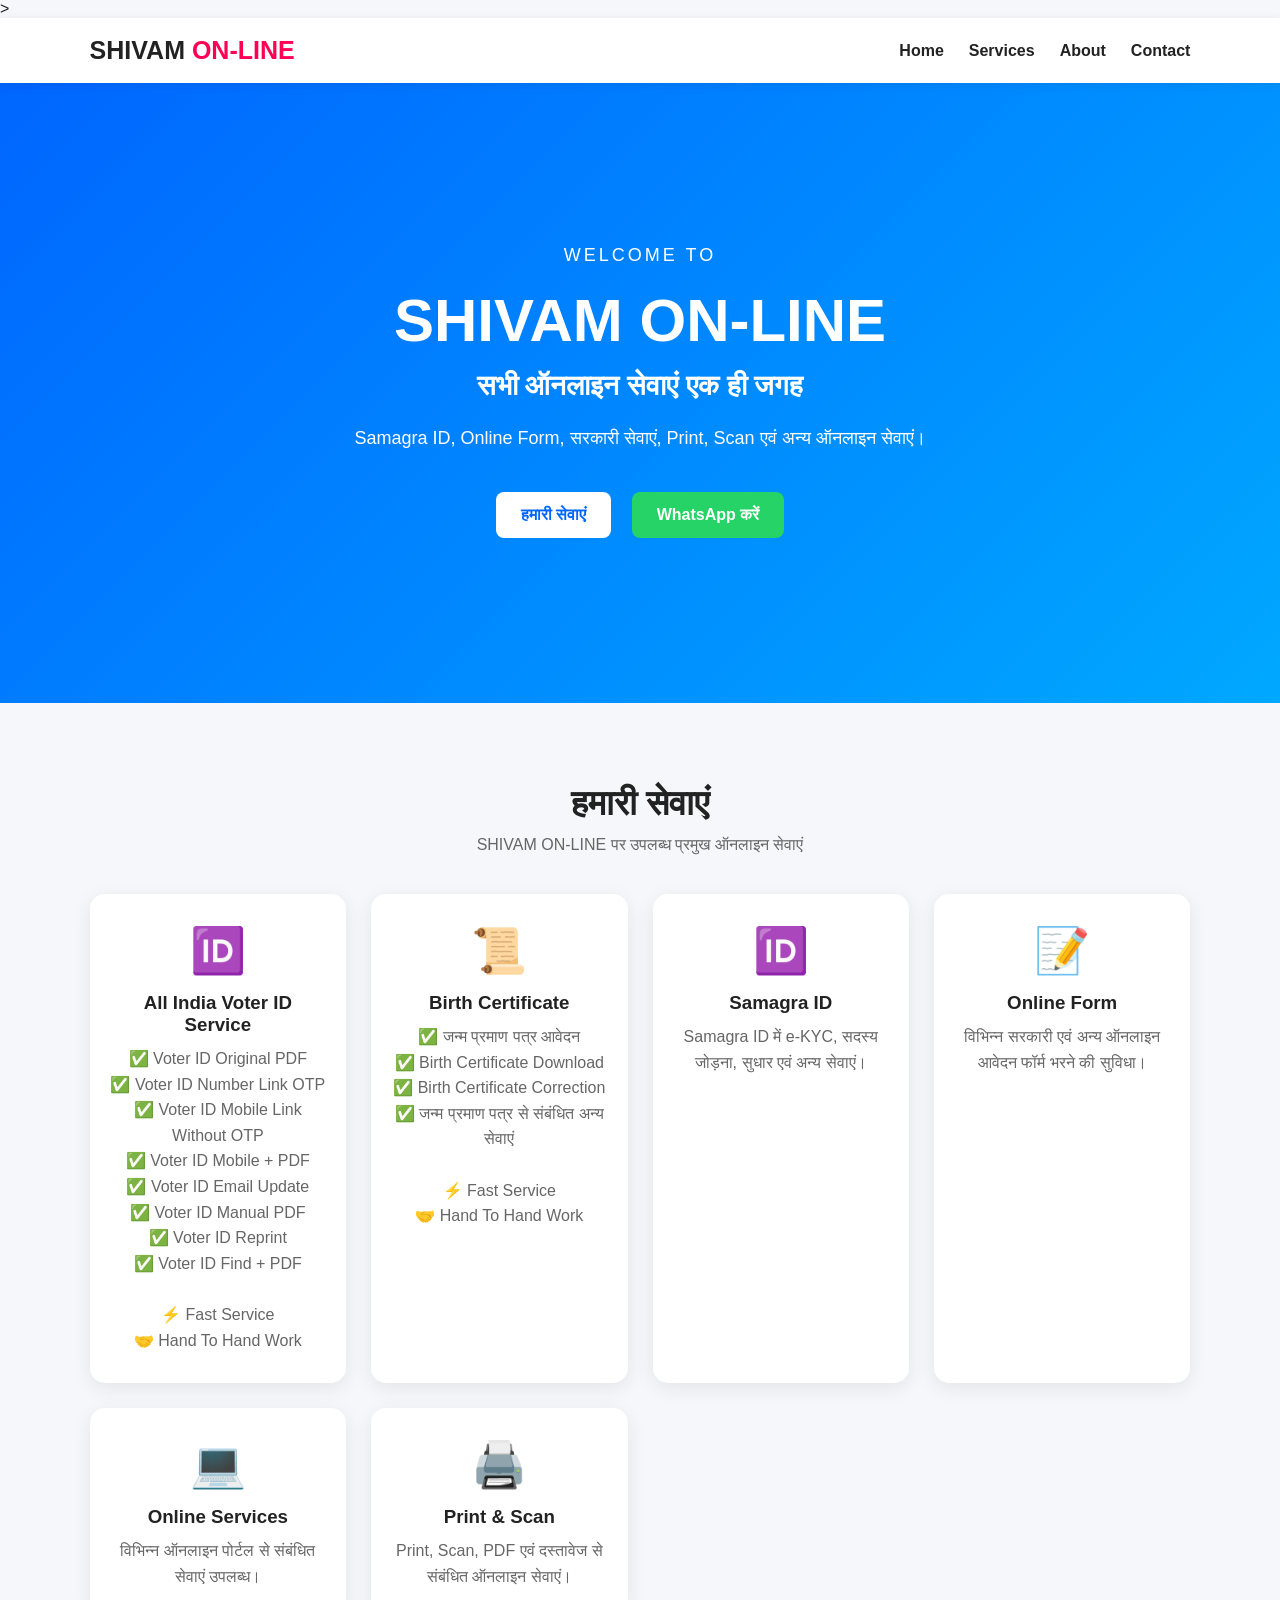
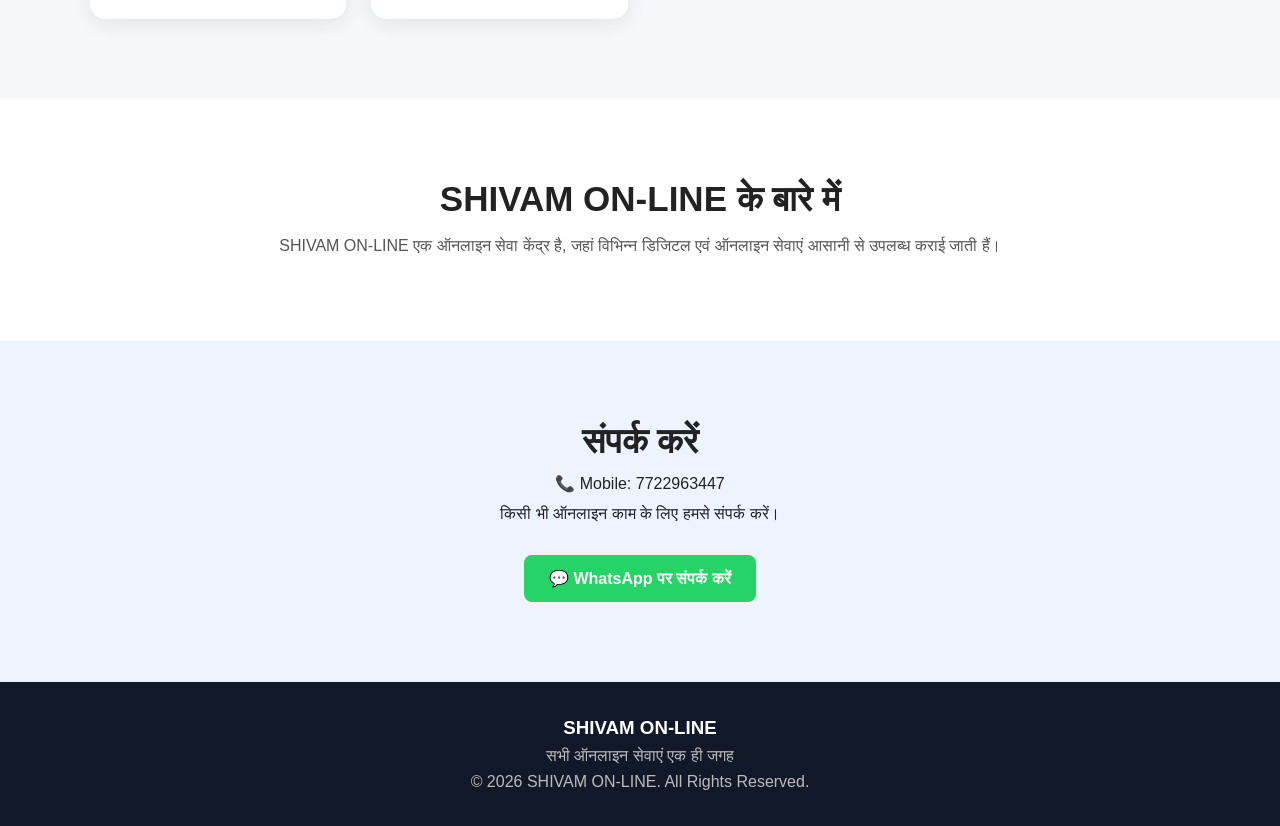
<file: index.html>
<!DOCTYPE html>>
<html lang="hi">
<head>
    <meta charset="UTF-8">
    <meta name="viewport" content="width=device-width, initial-scale=1.0">

    <title>SHIVAM ON-LINE | Online Services</title>

    <link rel="stylesheet" href="style.css">
</head>

<body>

    <!-- Header -->
    <header>
        <div class="logo">SHIVAM <span>ON-LINE</span></div>

        <nav>
            <a href="#home">Home</a>
            <a href="#services">Services</a>
            <a href="#about">About</a>
            <a href="#contact">Contact</a>
        </nav>
    </header>


    <!-- Home -->
    <section id="home" class="hero">

        <div class="hero-content">

            <p class="welcome">WELCOME TO</p>

            <h1>SHIVAM ON-LINE</h1>

            <h2>सभी ऑनलाइन सेवाएं एक ही जगह</h2>

            <p>
                Samagra ID, Online Form, सरकारी सेवाएं,
                Print, Scan एवं अन्य ऑनलाइन सेवाएं।
            </p>

            <div class="buttons">
                <a href="#services" class="btn">हमारी सेवाएं</a>

                <a href="https://wa.me/917722963447"
                   target="_blank"
                   class="btn whatsapp">
                    WhatsApp करें
                </a>
            </div>

        </div>

    </section>


    <!-- Services -->
    <section id="services" class="section">

        <h2>हमारी सेवाएं</h2>

        <p class="section-text">
            SHIVAM ON-LINE पर उपलब्ध प्रमुख ऑनलाइन सेवाएं
        </p>

        <div class="service-container">
            <div class="service-card">
    <div class="icon">🆔</div>
    <h3>All India Voter ID Service</h3>
    <p>
        ✅ Voter ID Original PDF<br>
        ✅ Voter ID Number Link OTP<br>
        ✅ Voter ID Mobile Link Without OTP<br>
        ✅ Voter ID Mobile + PDF<br>
        ✅ Voter ID Email Update<br>
        ✅ Voter ID Manual PDF<br>
        ✅ Voter ID Reprint<br>
        ✅ Voter ID Find + PDF<br>
        <br>
        ⚡ Fast Service<br>
        🤝 Hand To Hand Work
    </p>
</div>
<div class="service-card">
    <div class="icon">📜</div>
    <h3>Birth Certificate</h3>
    <p>
        ✅ जन्म प्रमाण पत्र आवेदन<br>
        ✅ Birth Certificate Download<br>
        ✅ Birth Certificate Correction<br>
        ✅ जन्म प्रमाण पत्र से संबंधित अन्य सेवाएं<br><br>
        ⚡ Fast Service<br>
        🤝 Hand To Hand Work
    </p>
</div>

            <div class="service-card">
                <div class="icon">🆔</div>
                <h3>Samagra ID</h3>
                <p>
                    Samagra ID में e-KYC, सदस्य जोड़ना,
                    सुधार एवं अन्य सेवाएं।
                </p>
            </div>


            <div class="service-card">
                <div class="icon">📝</div>
                <h3>Online Form</h3>
                <p>
                    विभिन्न सरकारी एवं अन्य ऑनलाइन
                    आवेदन फॉर्म भरने की सुविधा।
                </p>
            </div>


            <div class="service-card">
                <div class="icon">💻</div>
                <h3>Online Services</h3>
                <p>
                    विभिन्न ऑनलाइन पोर्टल से संबंधित
                    सेवाएं उपलब्ध।
                </p>
            </div>


            <div class="service-card">
                <div class="icon">🖨️</div>
                <h3>Print & Scan</h3>
                <p>
                    Print, Scan, PDF एवं दस्तावेज से
                    संबंधित ऑनलाइन सेवाएं।
                </p>
            </div>
    </p>
</div>

    </section>


    <!-- About -->
    <section id="about" class="about">

        <h2>SHIVAM ON-LINE के बारे में</h2>

        <p>
            SHIVAM ON-LINE एक ऑनलाइन सेवा केंद्र है,
            जहां विभिन्न डिजिटल एवं ऑनलाइन सेवाएं
            आसानी से उपलब्ध कराई जाती हैं।
        </p>

    </section>


    <!-- Contact -->
    <section id="contact" class="contact">

        <h2>संपर्क करें</h2>

        <p>📞 Mobile: 7722963447</p>

        <p>
            किसी भी ऑनलाइन काम के लिए हमसे संपर्क करें।
        </p>

        <a href="https://wa.me/917722963447"
           target="_blank"
           class="contact-btn">
            💬 WhatsApp पर संपर्क करें
        </a>

    </section>


    <!-- Footer -->
    <footer>

        <h3>SHIVAM ON-LINE</h3>

        <p>सभी ऑनलाइन सेवाएं एक ही जगह</p>

        <p>
            © 2026 SHIVAM ON-LINE. All Rights Reserved.
        </p>

    </footer>


    <script src="script.js"></script>

</body>
</html>
</file>
<file: style.css>
* {
    margin: 0;
    padding: 0;
    box-sizing: border-box;
    scroll-behavior: smooth;
}

body {
    font-family: Arial, sans-serif;
    background: #f5f7fb;
    color: #222;
}


/* Header */

header {
    width: 100%;
    padding: 18px 7%;
    background: #ffffff;

    display: flex;
    justify-content: space-between;
    align-items: center;

    position: sticky;
    top: 0;
    z-index: 1000;

    box-shadow: 0 2px 10px rgba(0,0,0,0.08);
}

.logo {
    font-size: 25px;
    font-weight: bold;
}

.logo span {
    color: #ff0055;
}

nav {
    display: flex;
    gap: 25px;
}

nav a {
    text-decoration: none;
    color: #222;
    font-weight: bold;
}

nav a:hover {
    color: #0066ff;
}


/* Hero */

.hero {
    min-height: 620px;

    display: flex;
    justify-content: center;
    align-items: center;

    text-align: center;

    padding: 40px 20px;

    background: linear-gradient(135deg, #0066ff, #00a8ff);
    color: white;
}

.hero-content {
    max-width: 800px;
}

.welcome {
    font-size: 18px;
    letter-spacing: 3px;
}

.hero h1 {
    font-size: 60px;
    margin: 15px 0;
}

.hero h2 {
    font-size: 28px;
    margin-bottom: 20px;
}

.hero p {
    font-size: 18px;
    line-height: 1.7;
}


/* Buttons */

.buttons {
    margin-top: 30px;
}

.btn {
    display: inline-block;

    padding: 14px 25px;
    margin: 8px;

    border-radius: 8px;

    background: white;
    color: #0066ff;

    text-decoration: none;
    font-weight: bold;
}

.btn:hover {
    transform: translateY(-2px);
}

.whatsapp {
    background: #25d366;
    color: white;
}


/* Sections */

.section {
    padding: 80px 7%;
    text-align: center;
}

.section h2,
.about h2,
.contact h2 {
    font-size: 35px;
    margin-bottom: 12px;
}

.section-text {
    color: #666;
    margin-bottom: 40px;
}


/* Services */

.service-container {
    display: grid;

    grid-template-columns:
        repeat(4, 1fr);

    gap: 25px;
}

.service-card {
    background: white;

    padding: 30px 20px;

    border-radius: 15px;

    box-shadow:
        0 5px 20px rgba(0,0,0,0.08);

    transition: 0.3s;
}

.service-card:hover {
    transform: translateY(-8px);
}

.icon {
    font-size: 45px;
    margin-bottom: 15px;
}

.service-card h3 {
    margin-bottom: 10px;
}

.service-card p {
    color: #666;
    line-height: 1.6;
}


/* About */

.about {
    padding: 80px 15%;
    text-align: center;

    background: white;
}

.about p {
    max-width: 750px;

    margin: auto;

    line-height: 1.8;
    color: #555;
}


/* Contact */

.contact {
    padding: 80px 20px;
    text-align: center;

    background: #eef4ff;
}

.contact p {
    margin: 12px;
}

.contact-btn {
    display: inline-block;

    margin-top: 20px;

    padding: 14px 25px;

    background: #25d366;
    color: white;

    border-radius: 8px;

    text-decoration: none;
    font-weight: bold;
}


/* Footer */

footer {
    padding: 35px 20px;

    text-align: center;

    background: #111827;
    color: white;
}

footer p {
    margin-top: 8px;
    color: #bbb;
}


/* Mobile */

@media (max-width: 800px) {

    header {
        flex-direction: column;
        gap: 15px;
    }

    nav {
        gap: 15px;
        flex-wrap: wrap;
        justify-content: center;
    }

    .hero h1 {
        font-size: 40px;
    }

    .hero h2 {
        font-size: 22px;
    }

    .service-container {
        grid-template-columns: 1fr 1fr;
    }
}


@media (max-width: 500px) {

    .service-container {
        grid-template-columns: 1fr;
    }

    .hero {
        min-height: 550px;
    }

    .hero h1 {
        font-size: 34px;
    }

    .section h2,
    .about h2,
    .contact h2 {
        font-size: 28px;
    }
}
</file>
